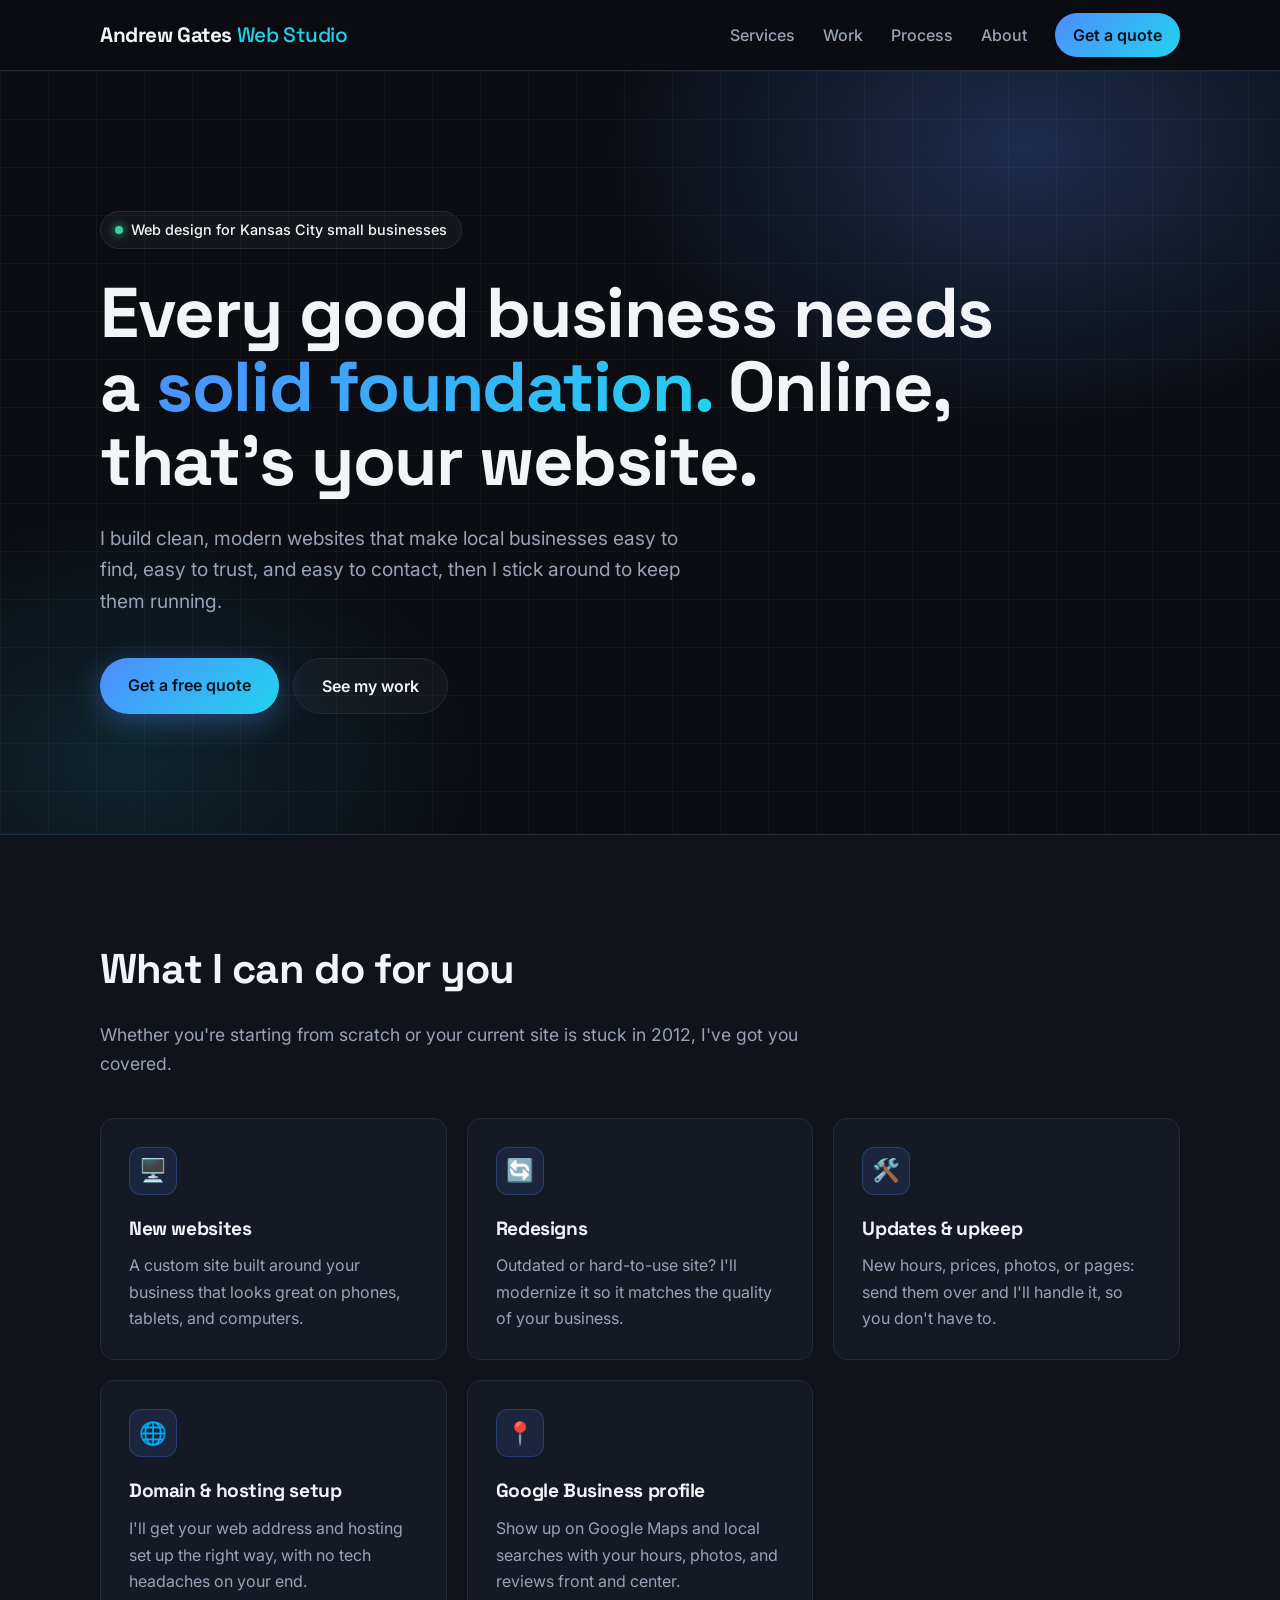
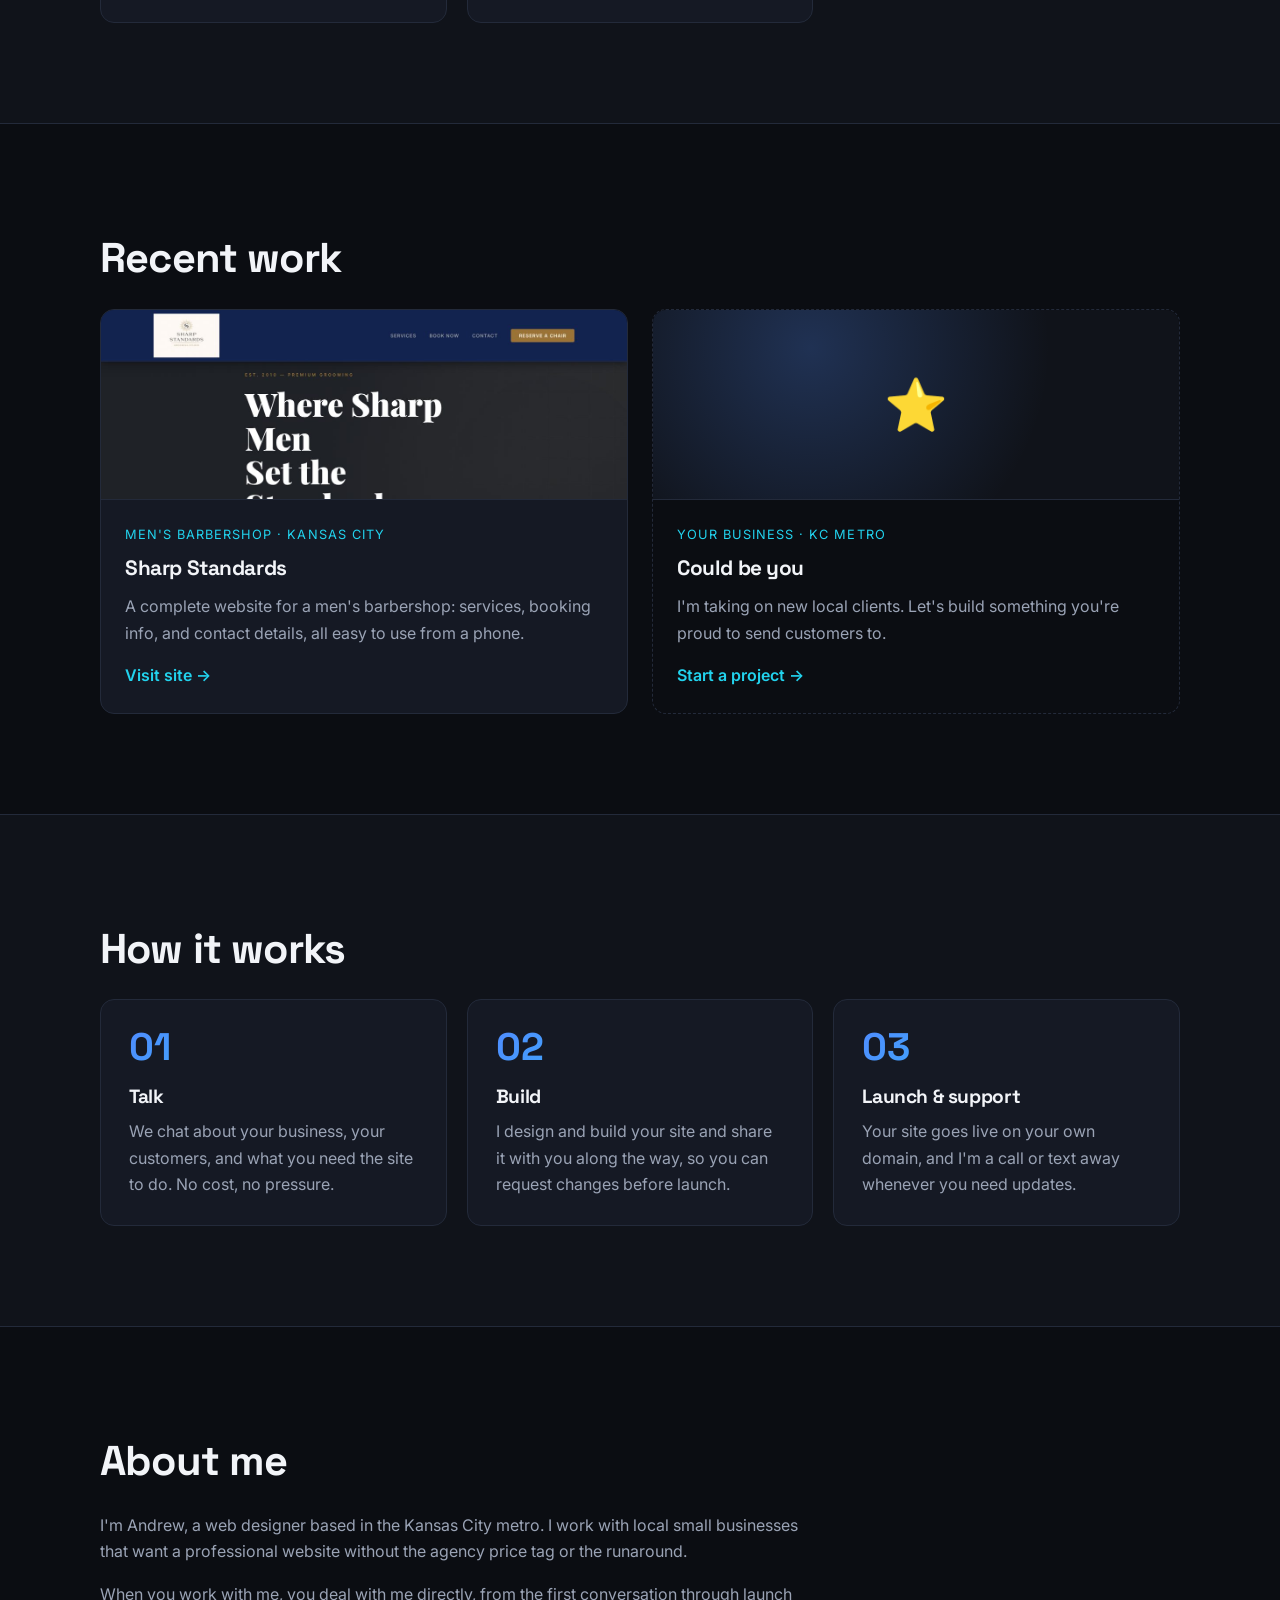
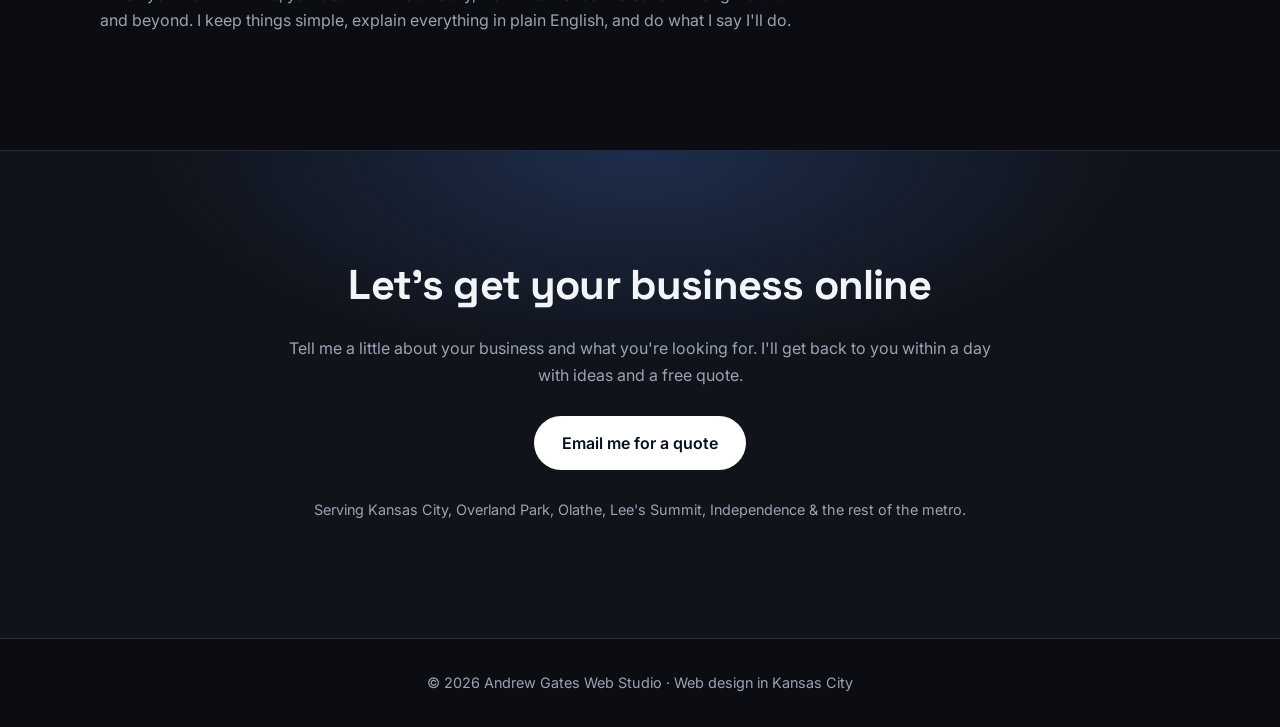
<file: index.html>
<!DOCTYPE html>
<!--
  LESSON 1: THE SKELETON
  Every web page is a tree of "elements" written as tags: <tag>content</tag>.
  - <head> holds info ABOUT the page (title, links to CSS). Not shown on screen.
  - <body> holds everything the visitor actually sees.
  We use "semantic" tags (header, nav, main, section, footer) instead of
  plain <div>s everywhere. They describe what each part IS, which helps
  screen readers, Google, and future-you reading the code.

  Anything marked TODO is a spot for you to fill in later.
-->
<html lang="en">
<head>
  <meta charset="UTF-8">
  <!-- This line makes the site scale properly on phones. Always include it. -->
  <meta name="viewport" content="width=device-width, initial-scale=1.0">
  <!-- The <title> shows in the browser tab AND as the headline in Google results -->
  <title>Andrew Gates Web Studio | Web Design for Kansas City Small Businesses</title>
  <!-- The description is the gray text under your link in Google results -->
  <meta name="description" content="Andrew Gates Web Studio builds modern, affordable websites for small businesses across the Kansas City metro. New sites, redesigns, updates, hosting, and Google Business setup.">
  <!-- Custom fonts from Google Fonts: "Space Grotesk" for headings, "Inter" for body text.
       The preconnect lines just tell the browser to start connecting early, so fonts load faster. -->
  <link rel="preconnect" href="https://fonts.googleapis.com">
  <link rel="preconnect" href="https://fonts.gstatic.com" crossorigin>
  <link href="https://fonts.googleapis.com/css2?family=Inter:wght@400;500;600&family=Space+Grotesk:wght@500;600;700&display=swap" rel="stylesheet">
  <!-- Link to our stylesheet: all the visual design lives in styles.css -->
  <link rel="stylesheet" href="styles.css">
</head>
<body>

  <!-- ========== HEADER / NAVIGATION ========== -->
  <header class="site-header">
    <div class="container nav-wrap">
      <a href="#top" class="logo">Andrew Gates <span>Web Studio</span></a>

      <!-- This button only shows on small screens (see styles.css + script.js) -->
      <button class="nav-toggle" aria-label="Open menu" aria-expanded="false">☰</button>

      <!-- Links starting with # jump to the element with that id on this page -->
      <nav class="nav">
        <a href="#services">Services</a>
        <a href="#work">Work</a>
        <a href="#process">Process</a>
        <a href="#about">About</a>
        <a href="#contact" class="nav-cta">Get a quote</a>
      </nav>
    </div>
  </header>

  <main id="top">

    <!-- ========== HERO: the first thing people see ========== -->
    <section class="hero">
      <div class="container">
        <p class="eyebrow"><span class="dot"></span> Web design for Kansas City small businesses</p>
        <!-- The <span class="highlight"> lets CSS color just those words with a gradient -->
        <h1>Every good business needs a <span class="highlight">solid foundation.</span> Online, that's your website.</h1>
        <p class="lead">
          I build clean, modern websites that make local businesses easy to find, easy to trust,
          and easy to contact, then I stick around to keep them running.
        </p>
        <div class="hero-buttons">
          <a href="#contact" class="btn btn-primary">Get a free quote</a>
          <a href="#work" class="btn btn-outline">See my work</a>
        </div>
      </div>
    </section>

    <!-- ========== SERVICES ========== -->
    <section id="services" class="section section-alt">
      <div class="container">
        <h2>What I can do for you</h2>
        <p class="section-intro">Whether you're starting from scratch or your current site is stuck in 2012, I've got you covered.</p>

        <!-- Each service is a "card". Copy/paste one <div class="card"> block to add another. -->
        <div class="card-grid">
          <div class="card">
            <div class="card-icon">🖥️</div>
            <h3>New websites</h3>
            <p>A custom site built around your business that looks great on phones, tablets, and computers.</p>
          </div>
          <div class="card">
            <div class="card-icon">🔄</div>
            <h3>Redesigns</h3>
            <p>Outdated or hard-to-use site? I'll modernize it so it matches the quality of your business.</p>
          </div>
          <div class="card">
            <div class="card-icon">🛠️</div>
            <h3>Updates &amp; upkeep</h3>
            <p>New hours, prices, photos, or pages: send them over and I'll handle it, so you don't have to.</p>
          </div>
          <div class="card">
            <div class="card-icon">🌐</div>
            <h3>Domain &amp; hosting setup</h3>
            <p>I'll get your web address and hosting set up the right way, with no tech headaches on your end.</p>
          </div>
          <div class="card">
            <div class="card-icon">📍</div>
            <h3>Google Business profile</h3>
            <p>Show up on Google Maps and local searches with your hours, photos, and reviews front and center.</p>
          </div>
        </div>
      </div>
    </section>

    <!-- ========== RECENT WORK ========== -->
    <section id="work" class="section">
      <div class="container">
        <h2>Recent work</h2>
        <div class="projects-grid">

          <!-- One <article> per project. Copy/paste this block to add more. -->
          <article class="project-card">
            <!-- <img> shows a picture. "src" is the file path (relative to this page),
                 "alt" describes it for screen readers and if the image fails to load. -->
            <div class="project-thumb">
              <img src="sharp-standards.jpg" alt="Sharp Standards barbershop website homepage">
            </div>
            <div class="project-body">
              <p class="project-type">Men's barbershop · Kansas City</p>
              <h3>Sharp Standards</h3>
              <p>A complete website for a men's barbershop: services, booking info, and contact details, all easy to use from a phone.</p>
              <!-- target="_blank" opens the link in a new tab -->
              <a href="https://sharpstandards.com" target="_blank" rel="noopener">Visit site →</a>
            </div>
          </article>

          <!-- A friendly placeholder that doubles as a call to action -->
          <article class="project-card project-card--placeholder">
            <div class="project-thumb">⭐</div>
            <div class="project-body">
              <p class="project-type">Your business · KC metro</p>
              <h3>Could be you</h3>
              <p>I'm taking on new local clients. Let's build something you're proud to send customers to.</p>
              <a href="#contact">Start a project →</a>
            </div>
          </article>

        </div>

        <!-- TODO: once you have a client quote, add a testimonial here, e.g.
        <blockquote class="testimonial">
          "Andrew made the whole process easy..."
          <cite>— Name, Business</cite>
        </blockquote>
        -->
      </div>
    </section>

    <!-- ========== PROCESS ========== -->
    <section id="process" class="section section-alt">
      <div class="container">
        <h2>How it works</h2>
        <!-- An <ol> is an ORDERED list: the browser knows these are steps 1, 2, 3 -->
        <ol class="steps">
          <li>
            <h3>Talk</h3>
            <p>We chat about your business, your customers, and what you need the site to do. No cost, no pressure.</p>
          </li>
          <li>
            <h3>Build</h3>
            <p>I design and build your site and share it with you along the way, so you can request changes before launch.</p>
          </li>
          <li>
            <h3>Launch &amp; support</h3>
            <p>Your site goes live on your own domain, and I'm a call or text away whenever you need updates.</p>
          </li>
        </ol>
      </div>
    </section>

    <!-- ========== ABOUT ========== -->
    <section id="about" class="section">
      <div class="container">
        <h2>About me</h2>
        <!-- TODO: tweak this so it sounds like you talking -->
        <p>
          I'm Andrew, a web designer based in the Kansas City metro. I work with local small
          businesses that want a professional website without the agency price tag or the runaround.
        </p>
        <p>
          When you work with me, you deal with me directly, from the first conversation through
          launch and beyond. I keep things simple, explain everything in plain English, and do what I say I'll do.
        </p>
      </div>
    </section>

    <!-- ========== CONTACT ========== -->
    <section id="contact" class="section contact">
      <div class="container center">
        <h2>Let's get your business online</h2>
        <p>Tell me a little about your business and what you're looking for. I'll get back to you within a day with ideas and a free quote.</p>
        <!-- "mailto:" links open the visitor's email app. The ?subject= part pre-fills the subject line. -->
        <a href="mailto:andy.scott.gates1986@gmail.com?subject=Website%20quote" class="btn btn-light">Email me for a quote</a>
        <!-- TODO: add a phone number if you want calls/texts, e.g. <a href="tel:+18165551234">(816) 555-1234</a> -->
        <p class="contact-note">Serving Kansas City, Overland Park, Olathe, Lee's Summit, Independence &amp; the rest of the metro.</p>
      </div>
    </section>

  </main>

  <!-- ========== FOOTER ========== -->
  <footer class="site-footer">
    <div class="container">
      <!-- script.js fills in the current year automatically -->
      <p>© <span id="year"></span> Andrew Gates Web Studio · Web design in Kansas City</p>
    </div>
  </footer>

  <!-- Scripts go at the bottom so the page content loads first -->
  <script src="script.js"></script>
</body>
</html>
</file>
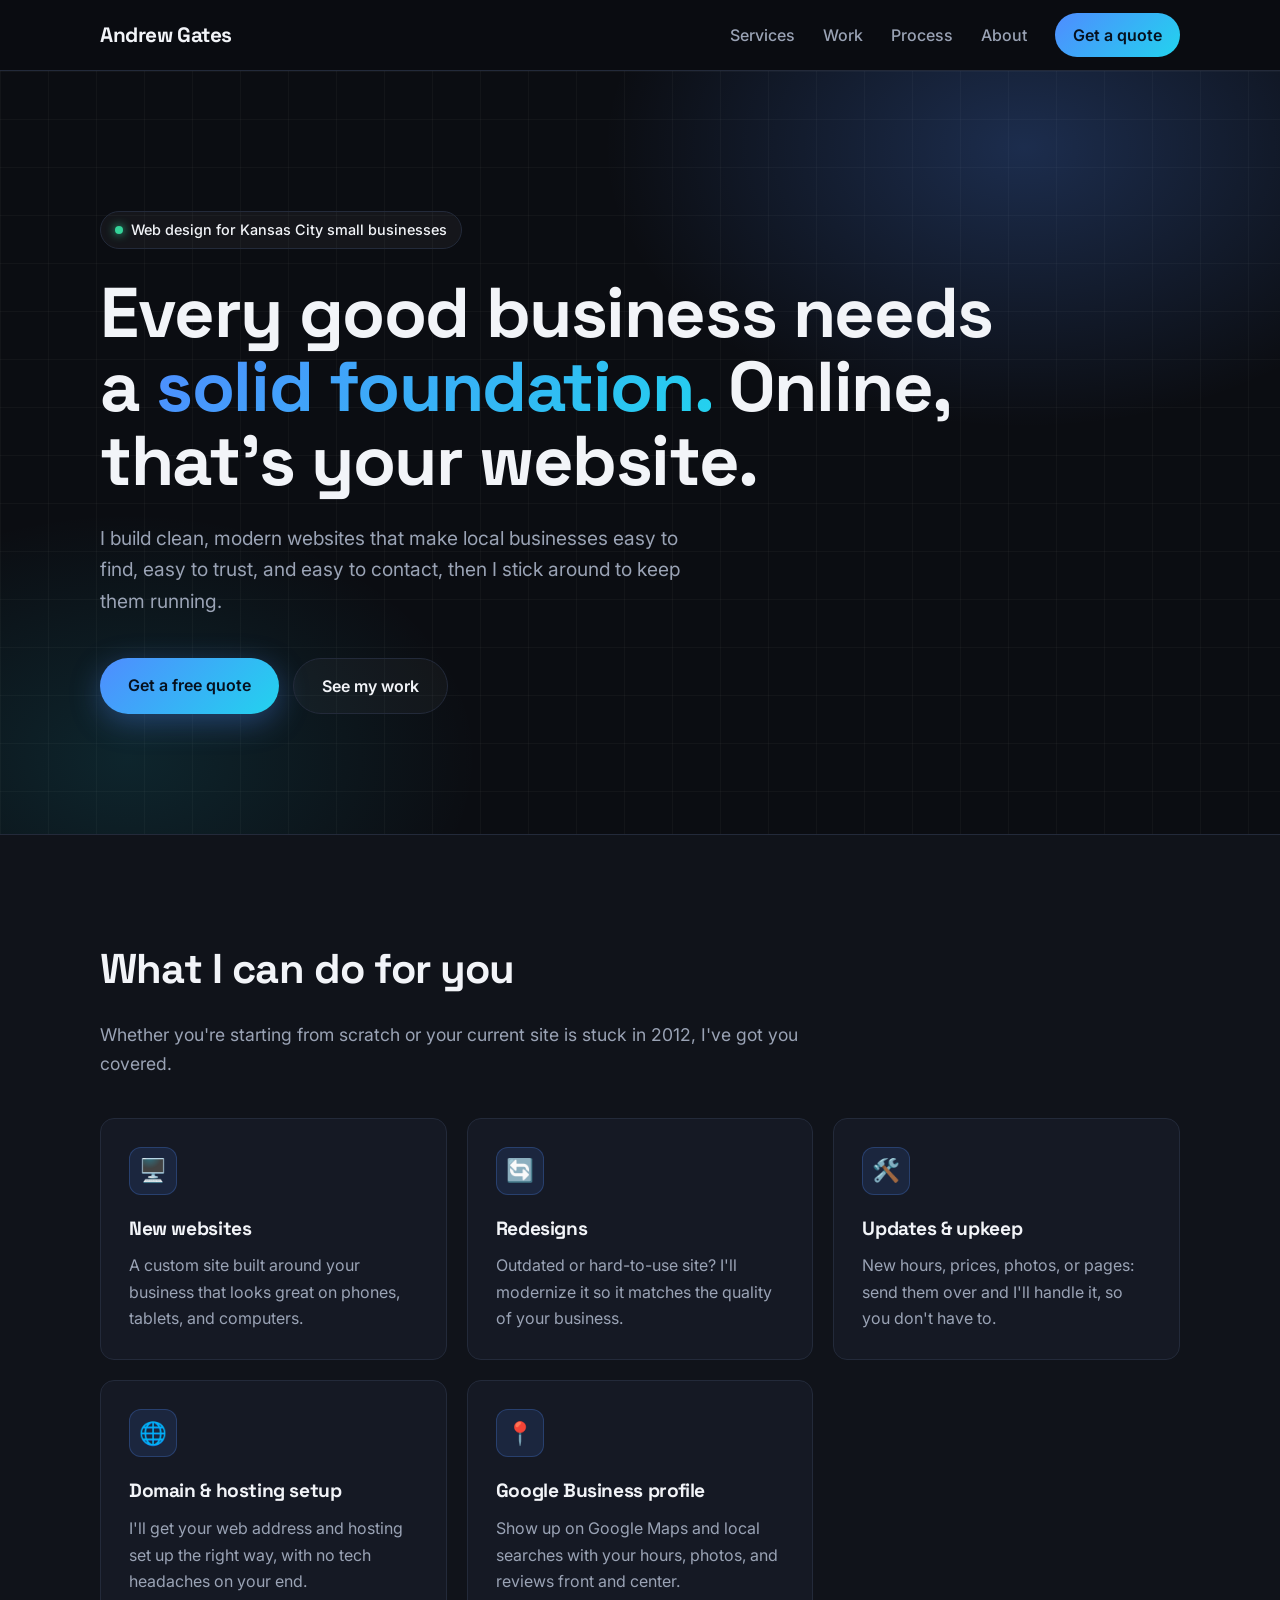
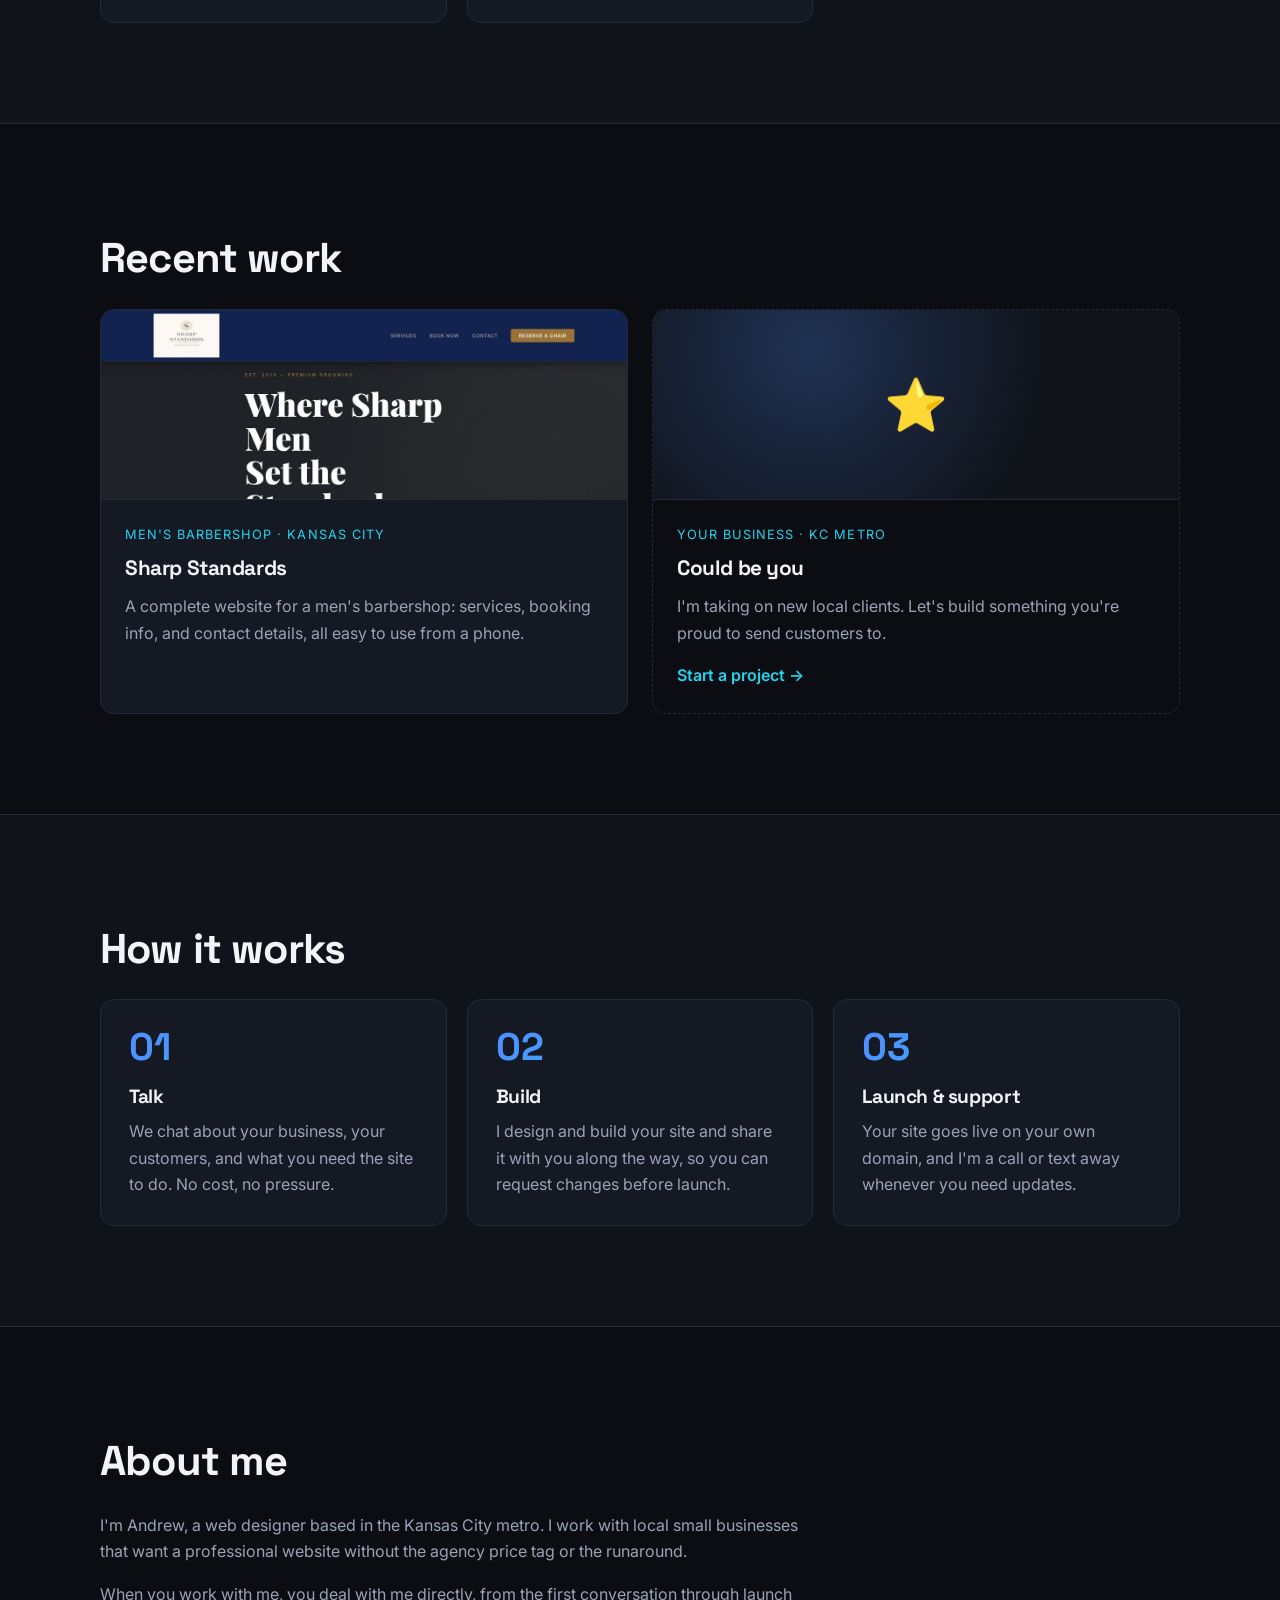
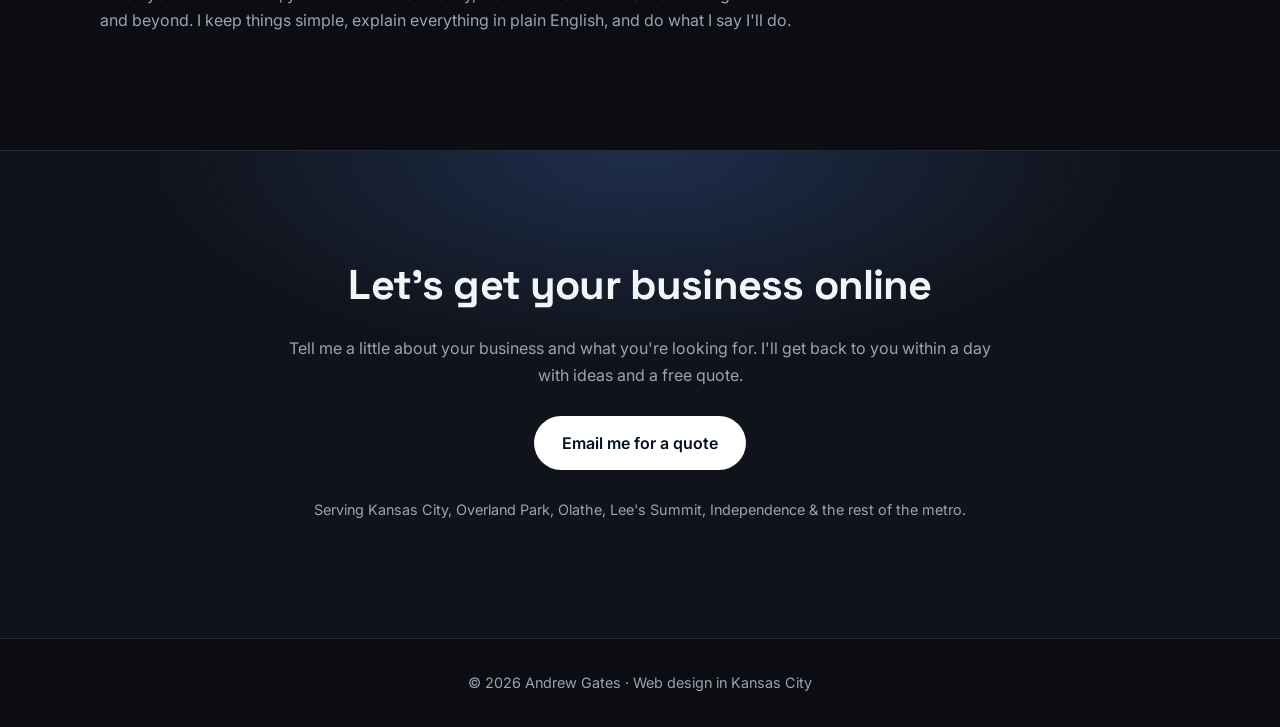
<file: index_1.html>
<!DOCTYPE html>
<!--
  LESSON 1: THE SKELETON
  Every web page is a tree of "elements" written as tags: <tag>content</tag>.
  - <head> holds info ABOUT the page (title, links to CSS). Not shown on screen.
  - <body> holds everything the visitor actually sees.
  We use "semantic" tags (header, nav, main, section, footer) instead of
  plain <div>s everywhere. They describe what each part IS, which helps
  screen readers, Google, and future-you reading the code.

  Anything marked TODO is a spot for you to fill in later.
-->
<html lang="en">
<head>
  <meta charset="UTF-8">
  <!-- This line makes the site scale properly on phones. Always include it. -->
  <meta name="viewport" content="width=device-width, initial-scale=1.0">
  <!-- The <title> shows in the browser tab AND as the headline in Google results -->
  <title>Andrew Gates | Web Design for Kansas City Small Businesses</title>
  <!-- The description is the gray text under your link in Google results -->
  <meta name="description" content="Andrew Gates builds modern, affordable websites for small businesses across the Kansas City metro. New sites, redesigns, updates, hosting, and Google Business setup.">
  <!-- Custom fonts from Google Fonts: "Space Grotesk" for headings, "Inter" for body text.
       The preconnect lines just tell the browser to start connecting early, so fonts load faster. -->
  <link rel="preconnect" href="https://fonts.googleapis.com">
  <link rel="preconnect" href="https://fonts.gstatic.com" crossorigin>
  <link href="https://fonts.googleapis.com/css2?family=Inter:wght@400;500;600&family=Space+Grotesk:wght@500;600;700&display=swap" rel="stylesheet">
  <!-- Link to our stylesheet: all the visual design lives in styles.css -->
  <link rel="stylesheet" href="styles.css">
</head>
<body>

  <!-- ========== HEADER / NAVIGATION ========== -->
  <header class="site-header">
    <div class="container nav-wrap">
      <a href="#top" class="logo">Andrew Gates</a>

      <!-- This button only shows on small screens (see styles.css + script.js) -->
      <button class="nav-toggle" aria-label="Open menu" aria-expanded="false">☰</button>

      <!-- Links starting with # jump to the element with that id on this page -->
      <nav class="nav">
        <a href="#services">Services</a>
        <a href="#work">Work</a>
        <a href="#process">Process</a>
        <a href="#about">About</a>
        <a href="#contact" class="nav-cta">Get a quote</a>
      </nav>
    </div>
  </header>

  <main id="top">

    <!-- ========== HERO: the first thing people see ========== -->
    <section class="hero">
      <div class="container">
        <p class="eyebrow"><span class="dot"></span> Web design for Kansas City small businesses</p>
        <!-- The <span class="highlight"> lets CSS color just those words with a gradient -->
        <h1>Every good business needs a <span class="highlight">solid foundation.</span> Online, that's your website.</h1>
        <p class="lead">
          I build clean, modern websites that make local businesses easy to find, easy to trust,
          and easy to contact, then I stick around to keep them running.
        </p>
        <div class="hero-buttons">
          <a href="#contact" class="btn btn-primary">Get a free quote</a>
          <a href="#work" class="btn btn-outline">See my work</a>
        </div>
      </div>
    </section>

    <!-- ========== SERVICES ========== -->
    <section id="services" class="section section-alt">
      <div class="container">
        <h2>What I can do for you</h2>
        <p class="section-intro">Whether you're starting from scratch or your current site is stuck in 2012, I've got you covered.</p>

        <!-- Each service is a "card". Copy/paste one <div class="card"> block to add another. -->
        <div class="card-grid">
          <div class="card">
            <div class="card-icon">🖥️</div>
            <h3>New websites</h3>
            <p>A custom site built around your business that looks great on phones, tablets, and computers.</p>
          </div>
          <div class="card">
            <div class="card-icon">🔄</div>
            <h3>Redesigns</h3>
            <p>Outdated or hard-to-use site? I'll modernize it so it matches the quality of your business.</p>
          </div>
          <div class="card">
            <div class="card-icon">🛠️</div>
            <h3>Updates &amp; upkeep</h3>
            <p>New hours, prices, photos, or pages: send them over and I'll handle it, so you don't have to.</p>
          </div>
          <div class="card">
            <div class="card-icon">🌐</div>
            <h3>Domain &amp; hosting setup</h3>
            <p>I'll get your web address and hosting set up the right way, with no tech headaches on your end.</p>
          </div>
          <div class="card">
            <div class="card-icon">📍</div>
            <h3>Google Business profile</h3>
            <p>Show up on Google Maps and local searches with your hours, photos, and reviews front and center.</p>
          </div>
        </div>
      </div>
    </section>

    <!-- ========== RECENT WORK ========== -->
    <section id="work" class="section">
      <div class="container">
        <h2>Recent work</h2>
        <div class="projects-grid">

          <!-- One <article> per project. Copy/paste this block to add more. -->
          <article class="project-card">
            <!-- <img> shows a picture. "src" is the file path (relative to this page),
                 "alt" describes it for screen readers and if the image fails to load. -->
            <div class="project-thumb">
              <img src="sharp-standards.jpg" alt="Sharp Standards barbershop website homepage">
            </div>
            <div class="project-body">
              <p class="project-type">Men's barbershop · Kansas City</p>
              <h3>Sharp Standards</h3>
              <p>A complete website for a men's barbershop: services, booking info, and contact details, all easy to use from a phone.</p>
              <!-- Hidden until sharpstandards.com is back online. To show it again, remove
                   the <!- - and - -> around it. (target="_blank" opens the link in a new tab.)
              <a href="https://sharpstandards.com" target="_blank" rel="noopener">Visit site →</a>
              -->
            </div>
          </article>

          <!-- A friendly placeholder that doubles as a call to action -->
          <article class="project-card project-card--placeholder">
            <div class="project-thumb">⭐</div>
            <div class="project-body">
              <p class="project-type">Your business · KC metro</p>
              <h3>Could be you</h3>
              <p>I'm taking on new local clients. Let's build something you're proud to send customers to.</p>
              <a href="#contact">Start a project →</a>
            </div>
          </article>

        </div>

        <!-- TODO: once you have a client quote, add a testimonial here, e.g.
        <blockquote class="testimonial">
          "Andrew made the whole process easy..."
          <cite>— Name, Business</cite>
        </blockquote>
        -->
      </div>
    </section>

    <!-- ========== PROCESS ========== -->
    <section id="process" class="section section-alt">
      <div class="container">
        <h2>How it works</h2>
        <!-- An <ol> is an ORDERED list: the browser knows these are steps 1, 2, 3 -->
        <ol class="steps">
          <li>
            <h3>Talk</h3>
            <p>We chat about your business, your customers, and what you need the site to do. No cost, no pressure.</p>
          </li>
          <li>
            <h3>Build</h3>
            <p>I design and build your site and share it with you along the way, so you can request changes before launch.</p>
          </li>
          <li>
            <h3>Launch &amp; support</h3>
            <p>Your site goes live on your own domain, and I'm a call or text away whenever you need updates.</p>
          </li>
        </ol>
      </div>
    </section>

    <!-- ========== ABOUT ========== -->
    <section id="about" class="section">
      <div class="container">
        <h2>About me</h2>
        <!-- TODO: tweak this so it sounds like you talking -->
        <p>
          I'm Andrew, a web designer based in the Kansas City metro. I work with local small
          businesses that want a professional website without the agency price tag or the runaround.
        </p>
        <p>
          When you work with me, you deal with me directly, from the first conversation through
          launch and beyond. I keep things simple, explain everything in plain English, and do what I say I'll do.
        </p>
      </div>
    </section>

    <!-- ========== CONTACT ========== -->
    <section id="contact" class="section contact">
      <div class="container center">
        <h2>Let's get your business online</h2>
        <p>Tell me a little about your business and what you're looking for. I'll get back to you within a day with ideas and a free quote.</p>
        <!-- "mailto:" links open the visitor's email app. The ?subject= part pre-fills the subject line. -->
        <a href="mailto:andy.scott.gates1986@gmail.com?subject=Website%20quote" class="btn btn-light">Email me for a quote</a>
        <!-- TODO: add a phone number if you want calls/texts, e.g. <a href="tel:+18165551234">(816) 555-1234</a> -->
        <p class="contact-note">Serving Kansas City, Overland Park, Olathe, Lee's Summit, Independence &amp; the rest of the metro.</p>
      </div>
    </section>

  </main>

  <!-- ========== FOOTER ========== -->
  <footer class="site-footer">
    <div class="container">
      <!-- script.js fills in the current year automatically -->
      <p>© <span id="year"></span> Andrew Gates · Web design in Kansas City</p>
    </div>
  </footer>

  <!-- Scripts go at the bottom so the page content loads first -->
  <script src="script.js"></script>
</body>
</html>
</file>
<file: styles.css>
/*
  LESSON 2: STYLING WITH CSS
  CSS rules look like:   selector { property: value; }
  - "body" targets the <body> tag
  - ".btn" (with a dot) targets anything with class="btn"
  - "#about" (with a #) targets the element with id="about"

  THEME: "Bold & dark" — near-black background, electric blue-to-cyan accent,
  Space Grotesk headings + Inter body text.
*/

/* ---------- Variables ----------
   Define colors once here, reuse everywhere with var(--name).
   Want a new color scheme? Change it in one place. Try it! */
:root {
  --bg: #0b0d12;            /* page background: almost black */
  --bg-alt: #10131a;        /* slightly lighter band for alternating sections */
  --surface: #151924;       /* cards */
  --surface-hover: #1a1f2d;
  --text: #f2f4f8;          /* main text: near-white */
  --muted: #9aa3b5;         /* secondary text: soft gray */
  --border: #232a3a;
  --accent: #4f8cff;        /* electric blue */
  --accent-2: #22d3ee;      /* cyan, used for gradients */
  --gradient: linear-gradient(135deg, var(--accent), var(--accent-2));
  --radius: 14px;
  --max-width: 1120px;
  --font-body: "Inter", system-ui, -apple-system, "Segoe UI", sans-serif;
  --font-head: "Space Grotesk", "Inter", system-ui, sans-serif;
}

/* ---------- Reset & base ----------
   box-sizing: border-box makes width math predictable (padding is included). */
* { box-sizing: border-box; margin: 0; padding: 0; }

html { scroll-behavior: smooth; }  /* smooth scrolling when clicking nav links */

/* Stops the sticky header from covering section titles after a nav click */
section[id] { scroll-margin-top: 70px; }

body {
  font-family: var(--font-body);
  background: var(--bg);
  color: var(--text);
  line-height: 1.65;
  -webkit-font-smoothing: antialiased;
}

h1, h2, h3, .logo { font-family: var(--font-head); letter-spacing: -0.02em; }

a { color: var(--accent-2); }

/* .container centers content and keeps it from getting too wide */
.container {
  width: 100%;
  max-width: var(--max-width);
  margin: 0 auto;     /* "auto" left/right margins = centered */
  padding: 0 20px;
}

.center { text-align: center; }

/* ---------- Header ----------
   position: sticky keeps the header stuck to the top while scrolling.
   The semi-transparent background + blur gives a "frosted glass" look. */
.site-header {
  position: sticky;
  top: 0;
  background: rgba(11, 13, 18, 0.75);
  backdrop-filter: blur(12px);
  border-bottom: 1px solid var(--border);
  z-index: 10;
}

/* FLEXBOX: lays children out in a row. One of the most useful CSS tools. */
.nav-wrap {
  display: flex;
  align-items: center;
  justify-content: space-between;  /* logo left, nav right */
  height: 70px;
}

.logo {
  font-weight: 700;
  font-size: 1.3rem;
  text-decoration: none;
  color: var(--text);
}
/* "Web Studio" part of the name: cyan and a bit lighter than "Andrew Gates" */
.logo span { color: var(--accent-2); font-weight: 500; }

.nav { display: flex; align-items: center; gap: 28px; }
.nav a {
  text-decoration: none;
  color: var(--muted);
  font-weight: 500;
  transition: color 0.2s;
}
.nav a:hover { color: var(--text); }  /* :hover = when the mouse is over it */

/* The "Get a quote" link styled as a small gradient button */
.nav a.nav-cta {
  background: var(--gradient);
  color: #06111f;
  font-weight: 600;
  padding: 9px 18px;
  border-radius: 999px;
}
.nav a.nav-cta:hover { filter: brightness(1.1); }

.nav-toggle {
  display: none;  /* hidden on desktop; shown in the phone section below */
  background: none;
  border: none;
  font-size: 1.6rem;
  cursor: pointer;
  color: var(--text);
}

/* ---------- Hero ----------
   Two layered backgrounds: a soft blue "glow" (radial-gradient) on top of a
   faint grid pattern made from two thin linear-gradients. No images needed! */
.hero {
  position: relative;
  padding: 140px 0 120px;
  overflow: hidden;
  background:
    radial-gradient(600px 400px at 80% 10%, rgba(79, 140, 255, 0.25), transparent 70%),
    radial-gradient(500px 350px at 10% 90%, rgba(34, 211, 238, 0.12), transparent 70%),
    linear-gradient(rgba(255,255,255,0.03) 1px, transparent 1px) 0 0 / 48px 48px,
    linear-gradient(90deg, rgba(255,255,255,0.03) 1px, transparent 1px) 0 0 / 48px 48px;
}

/* The little "pill" label above the headline */
.eyebrow {
  display: inline-flex;
  align-items: center;
  gap: 8px;
  color: var(--text);
  font-size: 0.9rem;
  font-weight: 500;
  padding: 6px 14px;
  border: 1px solid var(--border);
  border-radius: 999px;
  background: rgba(255, 255, 255, 0.04);
  margin-bottom: 28px;
}
.eyebrow .dot {
  width: 8px;
  height: 8px;
  border-radius: 50%;
  background: #34d399;                         /* green "open for business" dot */
  box-shadow: 0 0 10px #34d399;
}

.hero h1 {
  /* clamp(min, preferred, max) = text that scales with screen width */
  font-size: clamp(2.4rem, 6vw, 4.4rem);
  line-height: 1.05;
  font-weight: 700;
  max-width: 900px;
  margin-bottom: 24px;
}

/* Gradient text trick: paint the gradient as the background, then clip it to the letters */
.highlight {
  background: var(--gradient);
  -webkit-background-clip: text;
  background-clip: text;
  color: transparent;
}

.lead {
  font-size: 1.2rem;
  color: var(--muted);
  max-width: 600px;
  margin-bottom: 40px;
}

.hero-buttons { display: flex; gap: 14px; flex-wrap: wrap; }

/* ---------- Buttons ---------- */
.btn {
  display: inline-block;
  padding: 14px 28px;
  border-radius: 999px;
  font-weight: 600;
  text-decoration: none;
  transition: transform 0.2s, box-shadow 0.2s, background 0.2s;  /* animates the hover change */
}
.btn:hover { transform: translateY(-2px); }

.btn-primary {
  background: var(--gradient);
  color: #06111f;
  box-shadow: 0 8px 30px rgba(79, 140, 255, 0.35);
}
.btn-primary:hover { box-shadow: 0 12px 40px rgba(79, 140, 255, 0.5); }

.btn-outline {
  border: 1px solid var(--border);
  color: var(--text);
  background: rgba(255, 255, 255, 0.03);
}
.btn-outline:hover { border-color: var(--muted); }

.btn-light { background: #fff; color: #06111f; }

/* ---------- Sections ---------- */
.section { padding: 100px 0; }
.section-alt { background: var(--bg-alt); border-top: 1px solid var(--border); border-bottom: 1px solid var(--border); }

.section h2 {
  font-size: clamp(1.9rem, 4vw, 2.6rem);
  margin-bottom: 16px;
}
.section p { margin-bottom: 16px; max-width: 720px; color: var(--muted); }
.section-intro { margin-bottom: 40px !important; font-size: 1.1rem; }
.center p { margin-left: auto; margin-right: auto; }

/* ---------- Service cards ----------
   CSS GRID: auto-fit + minmax makes as many columns as fit,
   each at least 280px wide. Fully responsive with zero media queries. */
.card-grid {
  display: grid;
  grid-template-columns: repeat(auto-fit, minmax(280px, 1fr));
  gap: 20px;
}

.card {
  background: var(--surface);
  border: 1px solid var(--border);
  border-radius: var(--radius);
  padding: 28px;
  transition: transform 0.2s, border-color 0.2s, background 0.2s;
}
.card:hover {
  transform: translateY(-4px);
  border-color: rgba(79, 140, 255, 0.5);
  background: var(--surface-hover);
}

/* Icon sits in a small tinted square */
.card-icon {
  display: grid;
  place-items: center;
  width: 48px;
  height: 48px;
  font-size: 1.4rem;
  border-radius: 12px;
  background: rgba(79, 140, 255, 0.12);
  border: 1px solid rgba(79, 140, 255, 0.25);
  margin-bottom: 18px;
}
.card h3 { margin-bottom: 8px; font-size: 1.2rem; }
.card p { margin-bottom: 0; }

/* ---------- Projects ---------- */
.projects-grid {
  display: grid;
  grid-template-columns: repeat(auto-fit, minmax(300px, 1fr));
  gap: 24px;
}

.project-card {
  background: var(--surface);
  border: 1px solid var(--border);
  border-radius: var(--radius);
  overflow: hidden;
  transition: transform 0.2s, border-color 0.2s, box-shadow 0.2s;
}
.project-card:hover {
  transform: translateY(-4px);
  border-color: rgba(79, 140, 255, 0.5);
  box-shadow: 0 20px 50px rgba(0, 0, 0, 0.4);
}
.project-card--placeholder { border-style: dashed; background: transparent; }

/* When you add screenshots, this makes any <img> fill the thumbnail area neatly */
.project-thumb {
  height: 190px;
  display: grid;
  place-items: center;   /* centers the emoji both ways */
  font-size: 3.2rem;
  background:
    radial-gradient(circle at 30% 20%, rgba(79, 140, 255, 0.25), transparent 60%),
    var(--bg-alt);
  border-bottom: 1px solid var(--border);
}
/* The image is pinned to fill the thumbnail box exactly (position: absolute + inset: 0).
   object-fit: cover crops instead of stretching; object-position: top keeps the logo + headline in view. */
.project-thumb { position: relative; }
.project-thumb img {
  position: absolute;
  inset: 0;
  width: 100%;
  height: 100%;
  object-fit: cover;
  object-position: top;
}

.project-body { padding: 24px; }
.project-type {
  font-size: 0.8rem;
  text-transform: uppercase;
  letter-spacing: 0.08em;
  color: var(--accent-2) !important;
  margin-bottom: 6px !important;
}
.project-body h3 { margin-bottom: 8px; font-size: 1.3rem; }
.project-body a { font-weight: 600; text-decoration: none; }

/* ---------- Process steps ----------
   "counter" lets CSS number the steps itself, so we can style the numbers. */
.steps {
  list-style: none;
  counter-reset: step;
  display: grid;
  grid-template-columns: repeat(auto-fit, minmax(260px, 1fr));
  gap: 20px;
}
.steps li {
  counter-increment: step;
  background: var(--surface);
  border: 1px solid var(--border);
  border-radius: var(--radius);
  padding: 28px;
}
.steps li::before {
  content: "0" counter(step);   /* prints 01, 02, 03 */
  display: block;
  font-family: var(--font-head);
  font-size: 2.4rem;
  font-weight: 700;
  line-height: 1;
  margin-bottom: 14px;
  background: var(--gradient);
  -webkit-background-clip: text;
  background-clip: text;
  color: transparent;
}
.steps h3 { margin-bottom: 6px; font-size: 1.2rem; }
.steps p { margin-bottom: 0; }

/* ---------- Contact ---------- */
.contact {
  background:
    radial-gradient(700px 300px at 50% 0%, rgba(79, 140, 255, 0.22), transparent 70%),
    var(--bg-alt);
  border-top: 1px solid var(--border);
}
.contact .btn { margin: 12px 0 28px; }
.contact-note { font-size: 0.9rem; }

/* ---------- Footer ---------- */
.site-footer {
  padding: 32px 0;
  text-align: center;
  color: var(--muted);
  font-size: 0.9rem;
  border-top: 1px solid var(--border);
}

/* ---------- Phones ----------
   MEDIA QUERY: rules inside only apply when the screen is 760px wide or less. */
@media (max-width: 760px) {
  .nav-toggle { display: block; }

  .nav {
    display: none;              /* hide the menu until the button is tapped */
    position: absolute;
    top: 70px; left: 0; right: 0;
    flex-direction: column;
    align-items: stretch;
    gap: 0;
    background: var(--bg);
    border-bottom: 1px solid var(--border);
  }
  .nav a { padding: 14px 20px; }
  .nav a.nav-cta { margin: 8px 20px 14px; text-align: center; }

  /* script.js adds the "open" class when the ☰ button is tapped */
  .nav.open { display: flex; }

  .hero { padding: 90px 0 80px; }
  .section { padding: 70px 0; }
}
</file>
